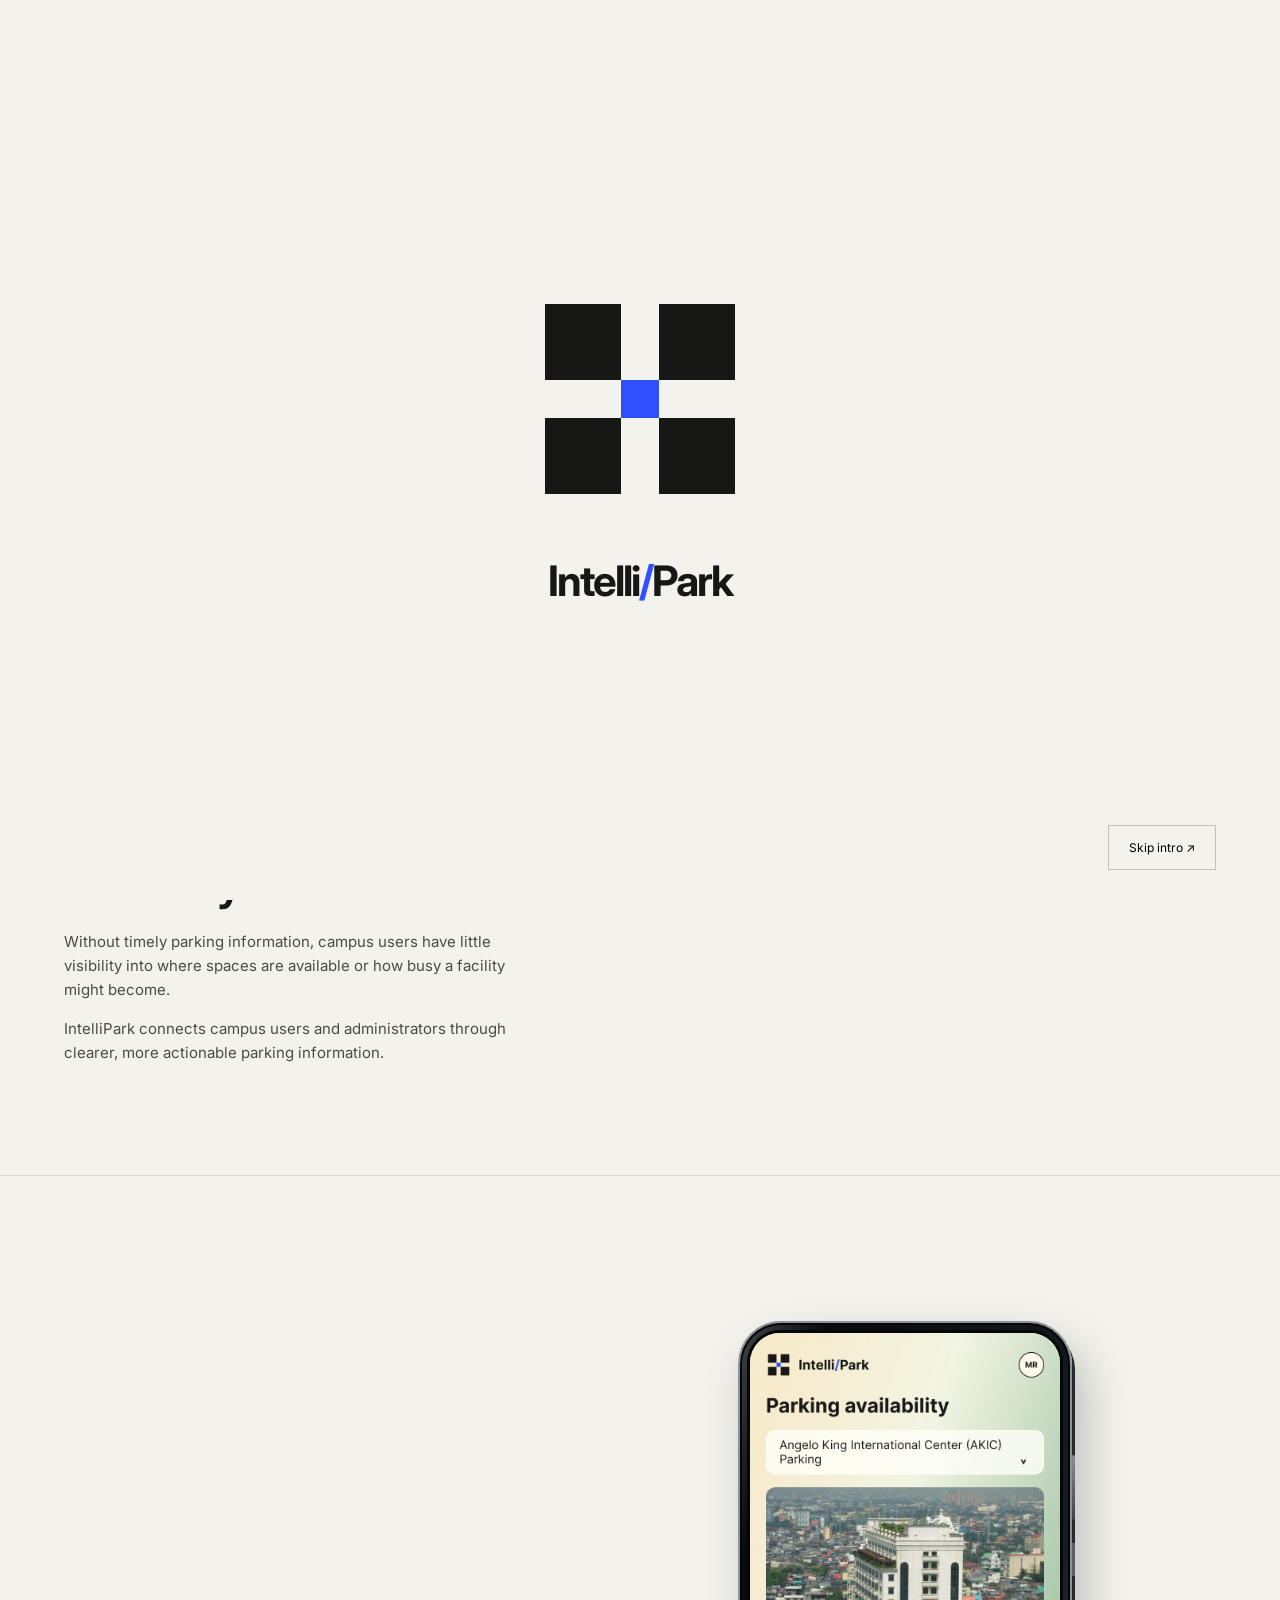
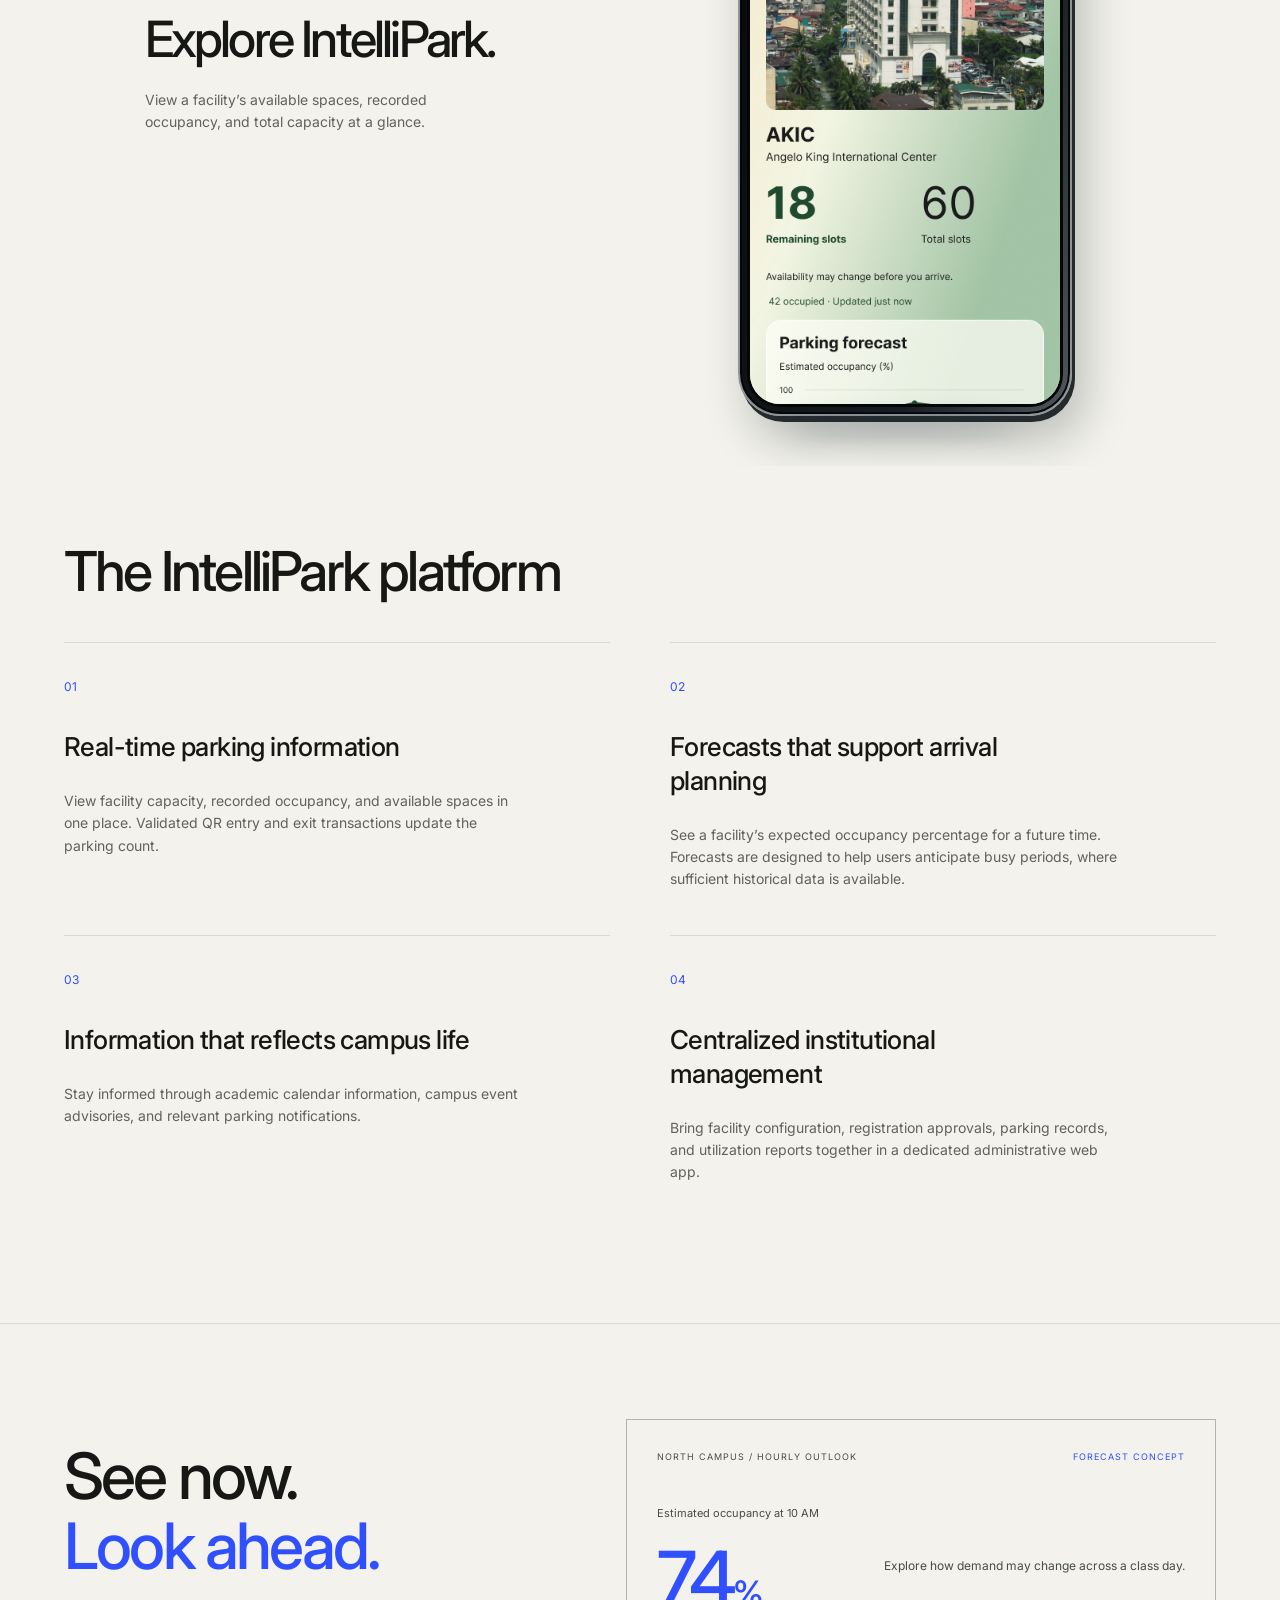
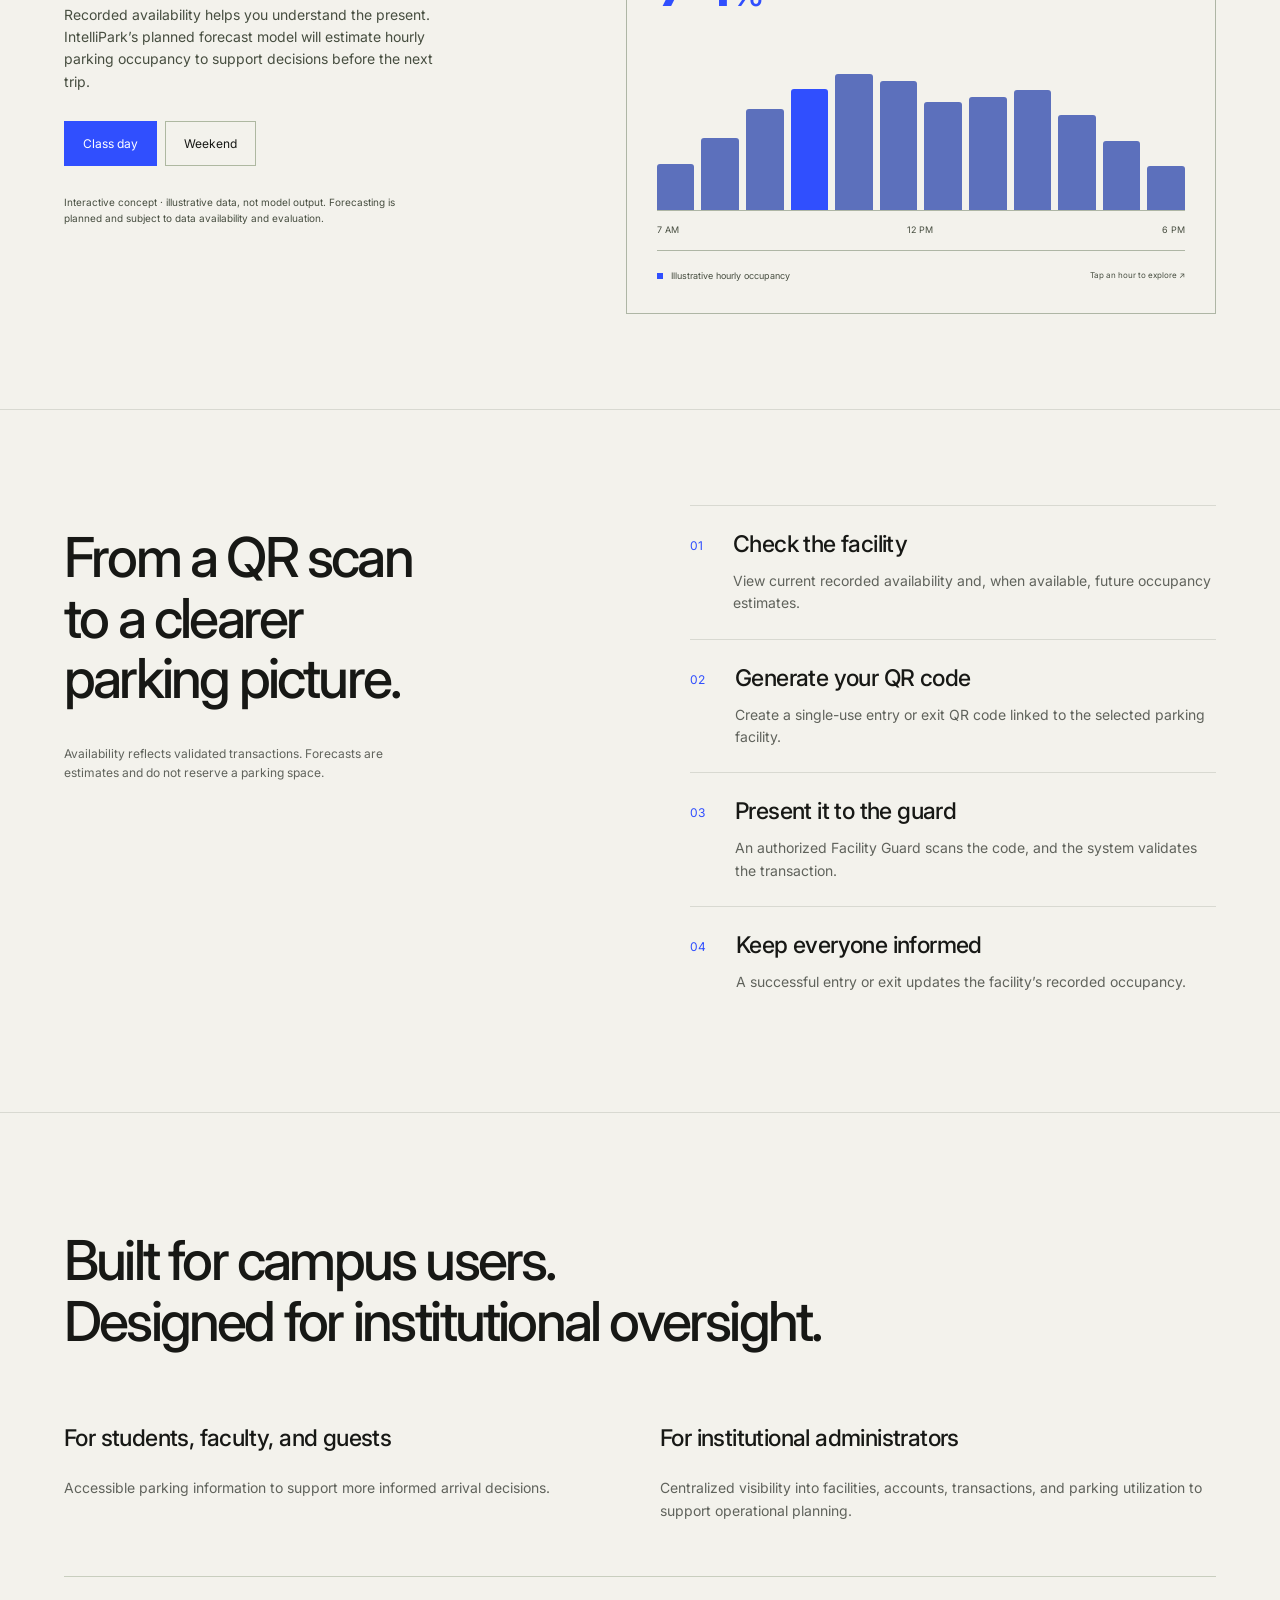
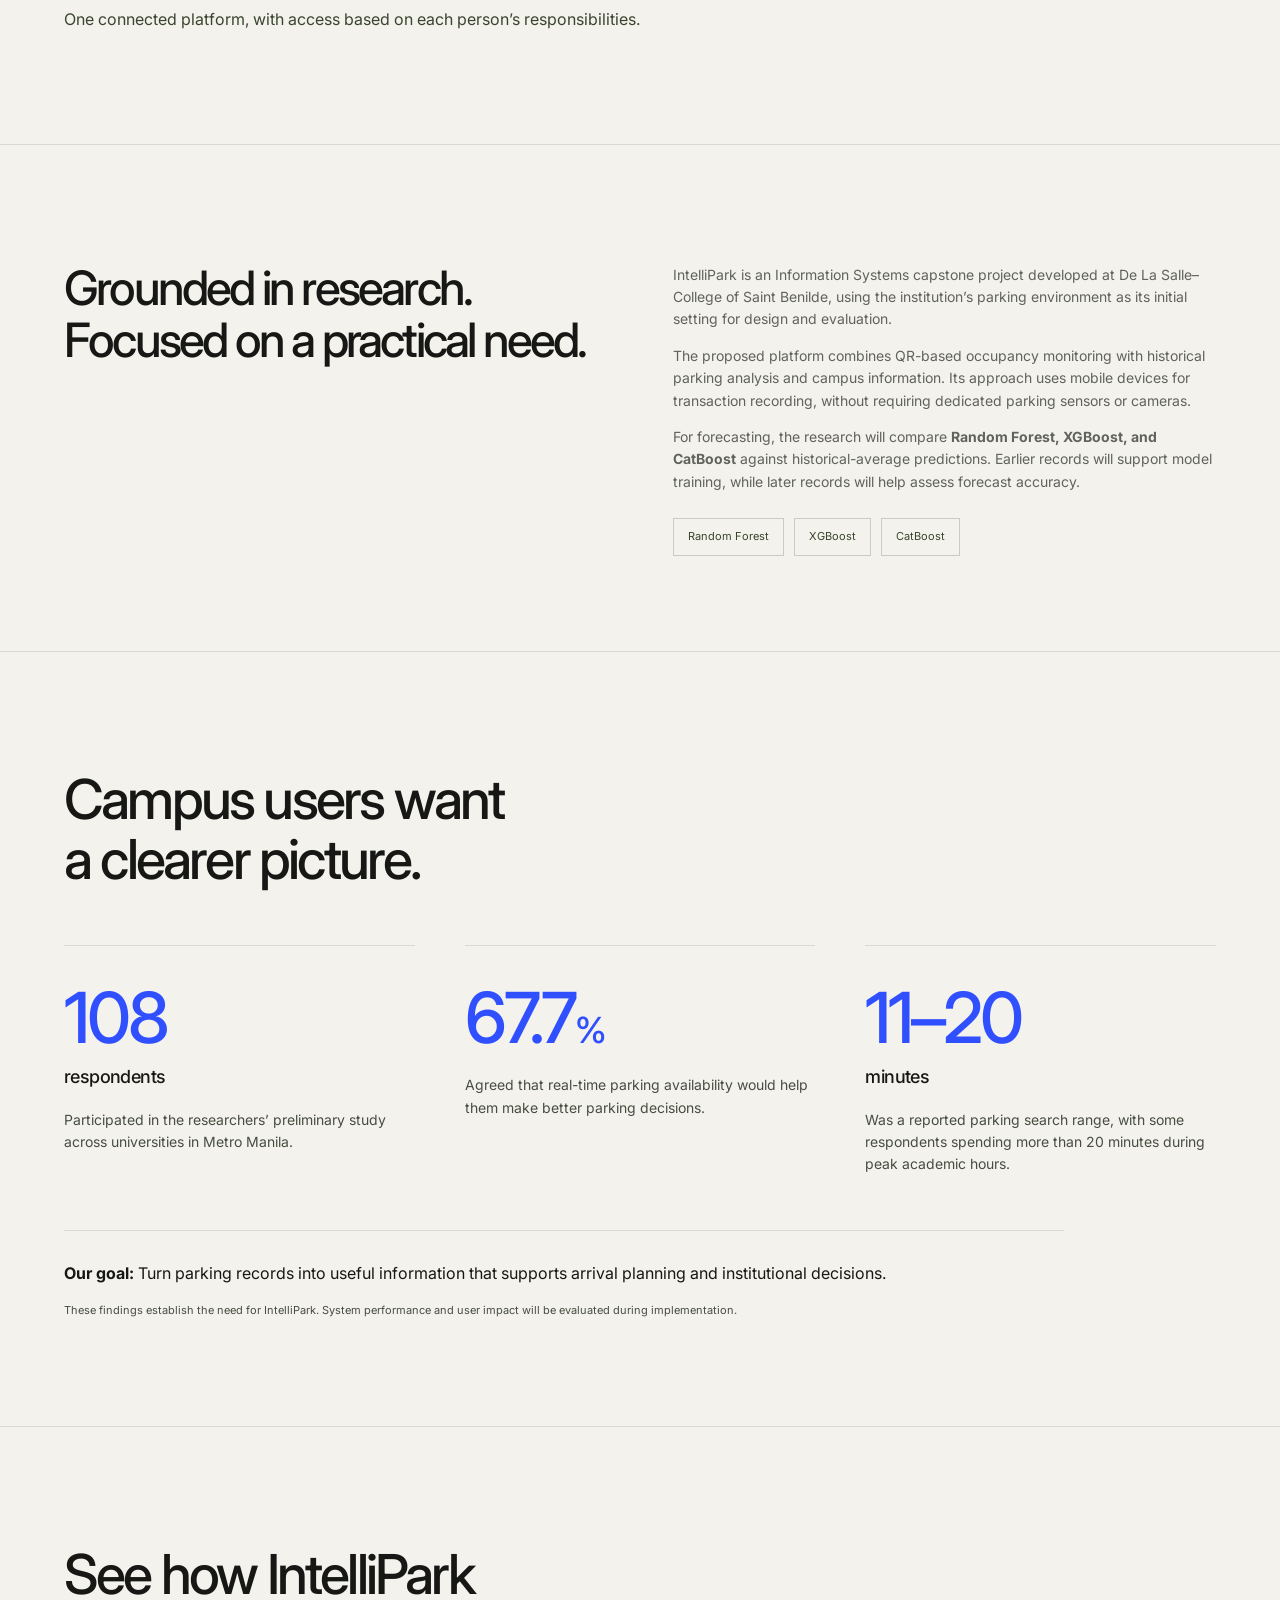
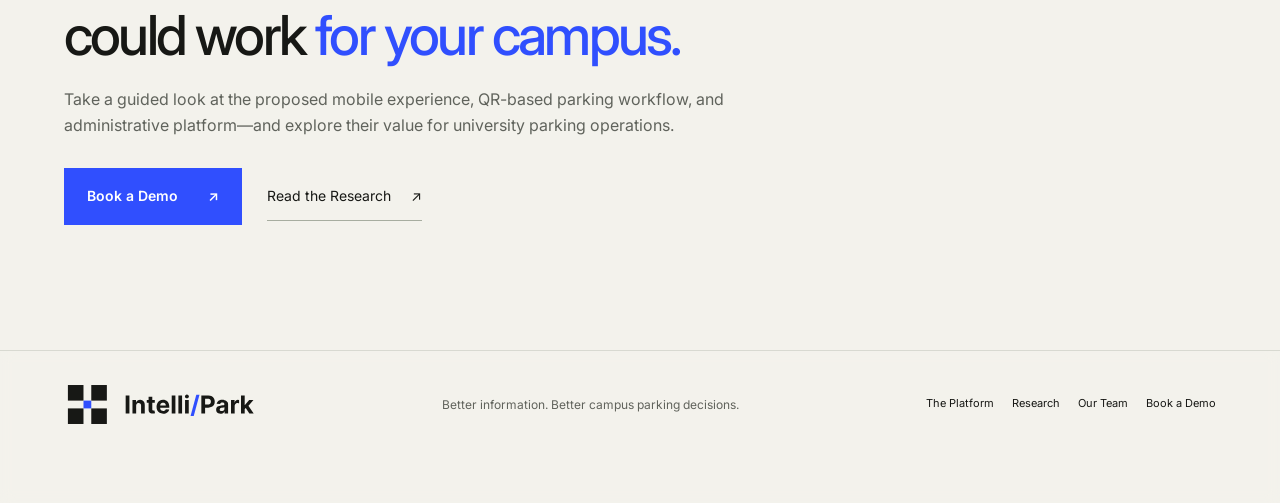
<file: index.html>
<!doctype html>
<html lang="en"><head><meta charset="utf-8"><meta name="viewport" content="width=device-width,initial-scale=1"><meta name="description" content="IntelliPark brings university parking availability, occupancy forecasts, and campus advisories into one connected experience. Book a demo."><title>IntelliPark — Better parking decisions start with better information.</title><link rel="stylesheet" href="style.css"><link rel="stylesheet" href="motion.css"><link rel="stylesheet" href="phone.css"><link rel="stylesheet" href="marketing.css"><link rel="stylesheet" href="demo.css"><link rel="stylesheet" href="revision.css"><link rel="stylesheet" href="background.css"><script src="script.js" defer></script><script src="ambient.js" defer></script></head>
<body><div class="site-background" aria-hidden="true"><video id="study-video" class="loop-video" autoplay loop muted playsinline preload="metadata" aria-hidden="true" tabindex="-1"><source src="assets/website-loop-mobile.mp4" media="(max-width: 640px)" type="video/mp4"><source src="assets/website-loop.mp4" type="video/mp4"></video></div><div id="brand-intro" class="brand-intro" aria-label="IntelliPark geometric assembly introduction"><div class="intro-center"><div class="assembly" aria-hidden="true"><i></i><i></i><i></i><i></i><b></b></div><div class="intro-wordmark">Intelli<span>/</span>Park</div></div><button id="skip-intro" class="skip-intro">Skip intro ↗</button></div><header><a href="#" aria-label="IntelliPark home"><img src="assets/logo.svg" width="190" height="47" alt="IntelliPark"></a><nav aria-label="Main navigation"><a href="#platform">The Platform</a><a href="#workflow">How It Works</a><a href="#research">Research</a><a href="team.html" target="_blank" rel="noopener">Our Team</a></nav><a class="button small" href="#demo">Book a Demo <span>&#8599;</span></a></header>
<main><section class="hero marketing-hero"><div class="hero-layout"><div class="hero-copy"><h1>Better parking decisions<br>start with <span class="blue">better information.</span></h1><p class="hero-description">Meet IntelliPark—a university parking platform designed to bring real-time availability, occupancy forecasts, and campus advisories into one connected experience.</p><div class="cta-row"><a class="button" href="#demo">Book a Demo <span>&#8599;</span></a><a class="secondary-button" href="#platform">Explore the Platform <span>&#8595;</span></a></div><div class="hero-foot"><button id="replay-intro" class="replay-intro">&#8634; Replay brand intro</button></div></div></div></section>
<section class="section loop-section"><div class="loop-copy"><h2>Parking information,<br>before you arrive.</h2><p>Without timely parking information, campus users have little visibility into where spaces are available or how busy a facility might become.</p><p>IntelliPark connects campus users and administrators through clearer, more actionable parking information.</p></div></section>
<section id="platform" class="section"><div class="app-experience static-experience"><div class="app-story"><h2>Explore IntelliPark.</h2><p>View a facility’s available spaces, recorded occupancy, and total capacity at a glance.</p></div><div class="device-stage"><div class="android-device figma-device"><div class="device-buttons" aria-hidden="true"></div><div class="android-screen"><img class="static-facility" src="assets/facility-akic.png" width="390" height="844" alt="IntelliPark AKIC facility: building photograph, 18 remaining slots, 42 occupied and 60 total slots"></div></div><div class="device-shadow"></div></div></div><h2 class="features-title">The IntelliPark platform</h2><div class="feature-grid"><article><span class="feature-mark" aria-hidden="true">01</span><h3>Real-time parking information</h3><p>View facility capacity, recorded occupancy, and available spaces in one place. Validated QR entry and exit transactions update the parking count.</p></article><article><span class="feature-mark" aria-hidden="true">02</span><h3>Forecasts that support arrival planning</h3><p>See a facility’s expected occupancy percentage for a future time. Forecasts are designed to help users anticipate busy periods, where sufficient historical data is available.</p></article><article><span class="feature-mark" aria-hidden="true">03</span><h3>Information that reflects campus life</h3><p>Stay informed through academic calendar information, campus event advisories, and relevant parking notifications.</p></article><article><span class="feature-mark" aria-hidden="true">04</span><h3>Centralized institutional management</h3><p>Bring facility configuration, registration approvals, parking records, and utilization reports together in a dedicated administrative web app.</p></article></div></section>
<section id="forecast" class="section forecast"><div class="forecast-copy"><h2>See now.<br><span>Look ahead.</span></h2><p>Recorded availability helps you understand the present. IntelliPark’s planned forecast model will estimate hourly parking occupancy to support decisions before the next trip.</p><div class="forecast-tabs" role="group" aria-label="Illustrative forecast scenario"><button class="active" data-scenario="weekday" aria-pressed="true">Class day</button><button data-scenario="weekend" aria-pressed="false">Weekend</button></div><p class="forecast-disclaimer">Interactive concept · illustrative data, not model output. Forecasting is planned and subject to data availability and evaluation.</p></div><div class="forecast-panel"><div class="forecast-top"><span>NORTH CAMPUS / HOURLY OUTLOOK</span><span class="forecast-tag">FORECAST CONCEPT</span></div><div class="forecast-metric"><div><small>Estimated occupancy at <span id="forecast-hour">10 AM</span></small><strong id="forecast-value">74<span>%</span></strong></div><p id="forecast-summary">Higher demand<br>around mid-morning.</p></div><div id="forecast-bars" class="forecast-bars" role="group" aria-label="Select an hour to inspect estimated occupancy"></div><div class="forecast-axis"><span>7 AM</span><span>12 PM</span><span>6 PM</span></div><div class="forecast-legend"><i></i> Illustrative hourly occupancy <span>Tap an hour to explore ↗</span></div></div></section>
<section id="workflow" class="section workflow"><div><h2>From a QR scan<br>to a clearer<br>parking picture.</h2><p class="workflow-note">Availability reflects validated transactions. Forecasts are estimates and do not reserve a parking space.</p></div><ol><li><span>01</span><div><h3>Check the facility</h3><p>View current recorded availability and, when available, future occupancy estimates.</p></div></li><li><span>02</span><div><h3>Generate your QR code</h3><p>Create a single-use entry or exit QR code linked to the selected parking facility.</p></div></li><li><span>03</span><div><h3>Present it to the guard</h3><p>An authorized Facility Guard scans the code, and the system validates the transaction.</p></div></li><li><span>04</span><div><h3>Keep everyone informed</h3><p>A successful entry or exit updates the facility’s recorded occupancy.</p></div></li></ol></section>
<section class="section audiences"><h2>Built for campus users.<br>Designed for institutional oversight.</h2><div class="audience-grid"><article><h3>For students, faculty, and guests</h3><p>Accessible parking information to support more informed arrival decisions.</p></article><article><h3>For institutional administrators</h3><p>Centralized visibility into facilities, accounts, transactions, and parking utilization to support operational planning.</p></article></div><p class="audience-closing">One connected platform, with access based on each person’s responsibilities.</p></section>
<section id="research" class="section research"><div><h2>Grounded in research.<br>Focused on a practical need.</h2></div><div class="research-copy"><p>IntelliPark is an Information Systems capstone project developed at De La Salle–College of Saint Benilde, using the institution’s parking environment as its initial setting for design and evaluation.</p><p>The proposed platform combines QR-based occupancy monitoring with historical parking analysis and campus information. Its approach uses mobile devices for transaction recording, without requiring dedicated parking sensors or cameras.</p><p>For forecasting, the research will compare <strong>Random Forest, XGBoost, and CatBoost</strong> against historical-average predictions. Earlier records will support model training, while later records will help assess forecast accuracy.</p><div class="model-list"><span>Random Forest</span><span>XGBoost</span><span>CatBoost</span></div></div></section>
<section class="section findings"><h2>Campus users want<br>a clearer picture.</h2><div class="finding-grid"><article><strong>108</strong><h3>respondents</h3><p>Participated in the researchers’ preliminary study across universities in Metro Manila.</p></article><article><strong>67.7<span>%</span></strong><p>Agreed that real-time parking availability would help them make better parking decisions.</p></article><article><strong>11–20</strong><h3>minutes</h3><p>Was a reported parking search range, with some respondents spending more than 20 minutes during peak academic hours.</p></article></div><p class="findings-goal"><b>Our goal:</b> Turn parking records into useful information that supports arrival planning and institutional decisions.</p><p class="research-note">These findings establish the need for IntelliPark. System performance and user impact will be evaluated during implementation.</p></section>

<section id="demo" class="section closing"><h2>See how IntelliPark<br>could work <span>for your campus.</span></h2><p>Take a guided look at the proposed mobile experience, QR-based parking workflow, and administrative platform—and explore their value for university parking operations.</p><div class="cta-row"><a class="button" href="#demo">Book a Demo <span>&#8599;</span></a><a class="secondary-button" href="#research">Read the Research <span>&#8599;</span></a></div></section>
</main>
<footer><a href="#" aria-label="Back to top"><img src="assets/logo.svg" width="190" height="47" alt="IntelliPark"></a><p>Better information. Better campus parking decisions.</p><nav aria-label="Footer navigation"><a href="#platform">The Platform</a><a href="#research">Research</a><a href="team.html" target="_blank" rel="noopener">Our Team</a><a href="#demo">Book a Demo</a></nav></footer><dialog id="booking-dialog" aria-labelledby="booking-title"><button id="close-booking" class="close-booking" type="button" aria-label="Close demo request form">&#10005;</button><form id="demo-form"><h2 id="booking-title">Book a Demo</h2><div class="form-grid"><label>Full name<input name="name" autocomplete="name" required></label><label>Work email<input name="email" type="email" autocomplete="email" required></label></div><label>Institution<input name="institution" autocomplete="organization" required></label><div class="form-grid"><label>Your role<select name="role" required><option value="">Select your role</option><option>Campus administration</option><option>Facilities / security</option><option>IT / digital services</option><option>Other</option></select></label><label>Preferred demo date<input name="date" type="date" required></label></div><label>What would you like to explore? <span>(optional)</span><textarea name="message" rows="3"></textarea></label><button class="button" type="submit">Preview Demo Request <span>&#8599;</span></button><p class="booking-note">Demo form only. Requests are not sent yet.</p><p id="form-status" role="status" aria-live="polite"></p></form></dialog></body></html>
</file>
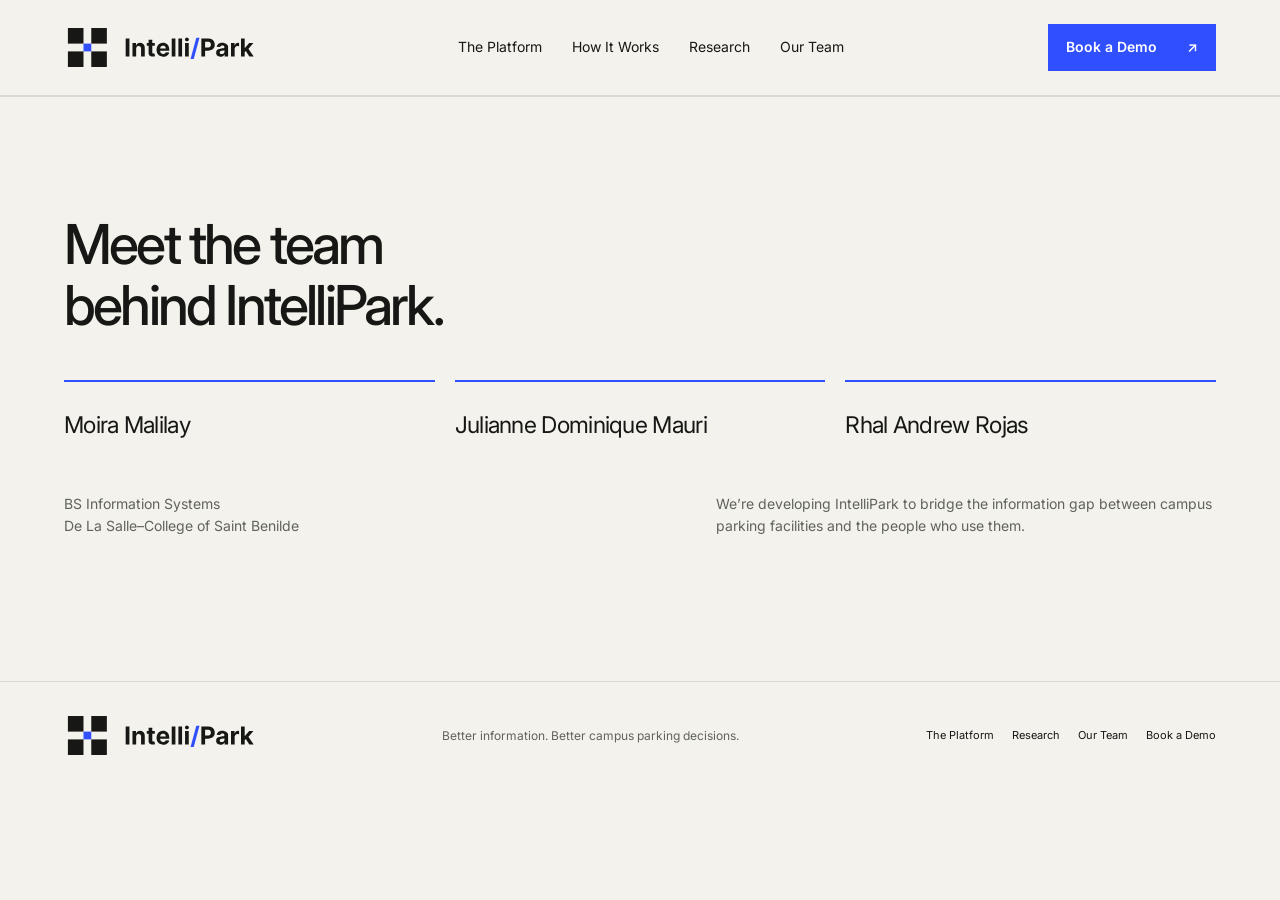
<file: team.html>
<!doctype html>
<html lang="en"><head><meta charset="utf-8"><meta name="viewport" content="width=device-width,initial-scale=1"><meta name="description" content="IntelliPark brings university parking availability, occupancy forecasts, and campus advisories into one connected experience. Book a demo."><title>Our Team | IntelliPark — Better parking decisions start with better information.</title><link rel="stylesheet" href="style.css"><link rel="stylesheet" href="motion.css"><link rel="stylesheet" href="phone.css"><link rel="stylesheet" href="marketing.css"><link rel="stylesheet" href="demo.css"><link rel="stylesheet" href="revision.css"><link rel="stylesheet" href="background.css"><script src="team.js" defer></script><script src="ambient.js" defer></script></head>
<body><div class="site-background" aria-hidden="true"><video id="study-video" class="loop-video" autoplay loop muted playsinline preload="metadata" aria-hidden="true" tabindex="-1"><source src="assets/website-loop-mobile.mp4" media="(max-width: 640px)" type="video/mp4"><source src="assets/website-loop.mp4" type="video/mp4"></video></div><header><a href="index.html#" aria-label="IntelliPark home"><img src="assets/logo.svg" width="190" height="47" alt="IntelliPark"></a><nav aria-label="Main navigation"><a href="index.html#platform">The Platform</a><a href="index.html#workflow">How It Works</a><a href="index.html#research">Research</a><a href="team.html" target="_blank" rel="noopener">Our Team</a></nav><a class="button small" href="index.html#demo">Book a Demo <span>&#8599;</span></a></header><main><section id="team" class="section team"><h2>Meet the team<br>behind IntelliPark.</h2><div class="team-names"><span>Moira Malilay</span><span>Julianne Dominique Mauri</span><span>Rhal Andrew Rojas</span></div><div class="team-description"><p>BS Information Systems<br>De La Salle–College of Saint Benilde</p><p>We’re developing IntelliPark to bridge the information gap between campus parking facilities and the people who use them.</p></div></section></main><footer><a href="index.html#" aria-label="Back to top"><img src="assets/logo.svg" width="190" height="47" alt="IntelliPark"></a><p>Better information. Better campus parking decisions.</p><nav aria-label="Footer navigation"><a href="index.html#platform">The Platform</a><a href="index.html#research">Research</a><a href="team.html" target="_blank" rel="noopener">Our Team</a><a href="index.html#demo">Book a Demo</a></nav></footer><dialog id="booking-dialog" aria-labelledby="booking-title"><button id="close-booking" class="close-booking" type="button" aria-label="Close demo request form">&#10005;</button><form id="demo-form"><h2 id="booking-title">Book a Demo</h2><div class="form-grid"><label>Full name<input name="name" autocomplete="name" required></label><label>Work email<input name="email" type="email" autocomplete="email" required></label></div><label>Institution<input name="institution" autocomplete="organization" required></label><div class="form-grid"><label>Your role<select name="role" required><option value="">Select your role</option><option>Campus administration</option><option>Facilities / security</option><option>IT / digital services</option><option>Other</option></select></label><label>Preferred demo date<input name="date" type="date" required></label></div><label>What would you like to explore? <span>(optional)</span><textarea name="message" rows="3"></textarea></label><button class="button" type="submit">Preview Demo Request <span>&#8599;</span></button><p class="booking-note">Demo form only. Requests are not sent yet.</p><p id="form-status" role="status" aria-live="polite"></p></form></dialog></body></html>
</file>
<file: style.css>
@import url('https://fonts.googleapis.com/css2?family=Inter:wght@400;500;600;700;800&display=swap');
:root{--blue:#304ffe;--ink:#171815;--paper:#f3f2ec;--line:#d8d9d1;--muted:#60635c}*{box-sizing:border-box}html{scroll-behavior:smooth;scroll-padding-top:100px}body{margin:0;background:var(--paper);color:var(--ink);font-family:Inter,Arial,sans-serif;font-size:16px;line-height:1.6}a{color:inherit;text-decoration:none}button,input,select,textarea{font:inherit}a,button,input,select,textarea{outline-offset:5px}a:focus-visible,button:focus-visible,input:focus-visible,select:focus-visible,textarea:focus-visible{outline:3px solid var(--blue)}header{height:96px;display:flex;align-items:center;justify-content:space-between;max-width:1440px;padding:0 5%;margin:auto;border-bottom:1px solid var(--line)}header img,footer img{display:block}nav{display:flex;gap:30px;font-size:14px}nav a:hover,.text-link:hover{color:var(--blue)}.button{background:var(--blue);color:white;display:inline-flex;justify-content:space-between;align-items:center;gap:30px;padding:17px 23px;border:0;font-size:14px;font-weight:600;cursor:pointer;transition:background .2s,transform .2s}.button:hover{background:#203bd8;transform:translateY(-2px)}.small{padding:12px 18px}.hero,.section{max-width:1440px;padding:80px 5%;margin:auto}.eyebrow{font-size:11px;font-weight:600;letter-spacing:1.8px}.dot{display:inline-block;background:var(--blue);height:7px;width:7px;margin-right:8px}h1{font-size:clamp(58px,7.7vw,112px);line-height:1.02;letter-spacing:-6px;font-weight:500;margin:27px 0 30px}h2{font-size:clamp(36px,4.3vw,62px);line-height:1.1;letter-spacing:-2.8px;font-weight:500;margin:22px 0}h3{line-height:1.3;letter-spacing:-.6px;font-size:23px;font-weight:500}.blue{color:var(--blue)}p{color:var(--muted)}.hero-bottom{display:flex;justify-content:space-between;align-items:center;margin-bottom:56px}.hero-bottom p{margin:0}.campus{background:#dddeda;position:relative;padding:64px 8% 20px;overflow:hidden;min-height:500px}.campus-grid{position:absolute;inset:-120px 0 0 -30px;display:grid;grid-template-columns:230px 230px;grid-template-rows:230px 230px;gap:22px;transform:rotate(-18deg);opacity:.45}.campus-grid i{background:#c3c6bc}.campus-grid b{color:var(--blue);font-size:160px;position:absolute;left:150px;top:170px}.preview{position:relative;background:#fafbf8;max-width:840px;margin:auto;border:1px solid #d5d8d0;border-radius:9px;box-shadow:0 20px 60px #17201618}.preview-top{display:flex;justify-content:space-between;border-bottom:1px solid #e4e6df;padding:20px 24px;font-size:9px;letter-spacing:1px}.live{color:#506044}.preview-content{display:grid;grid-template-columns:1fr 240px;gap:45px;padding:36px 45px 0}.muted{font-size:12px;color:var(--muted)}.preview h2{font-size:35px;letter-spacing:-1.5px;margin:12px 0}.preview p{font-size:13px}.facility{display:flex;justify-content:space-between;align-items:center;margin:28px 0 20px}.facility b{font-size:13px}.facility small{display:block;font-size:10px;color:var(--muted)}.available{background:#e8efdf;color:#365421;font-size:9px;border-radius:4px;padding:5px 8px}.capacity{display:flex;justify-content:space-between;align-items:center;font-size:11px;margin:12px 0;color:var(--muted)}.capacity strong{font-size:30px;color:var(--ink)}.bar{background:#e4e6de;height:6px;border-radius:4px;overflow:hidden}.bar i{display:block;background:var(--blue);width:64%;height:100%}.phone{border:6px solid #20211e;border-bottom:0;border-radius:30px 30px 0 0;padding:12px 15px 20px;background:#f5f6ef;min-height:345px;box-shadow:0 0 0 1px #555}.speaker{width:58px;height:13px;background:#20211e;border-radius:10px;margin:-5px auto 17px}.phone-brand{font-size:14px;font-weight:700}.phone-brand span{color:var(--blue)}.phone p{font-size:10px;margin:18px 0 3px}.phone h3{font-size:19px;margin:0 0 18px}.phone-card{background:white;border:1px solid #e3e5db;border-radius:9px;padding:15px}.phone-card small{font-size:8px;letter-spacing:1px}.phone-card strong{display:block;font-size:34px;line-height:1.6}.phone-card strong span{font-size:10px;font-weight:400}.mini-parking{background:#edf0ff;display:flex;justify-content:space-between;padding:5px 12px;font-size:24px;color:var(--blue);margin-top:14px}.phone-action{background:var(--blue);color:white;padding:11px;margin-top:15px;font-size:9px;display:flex;justify-content:space-between;border-radius:5px}.phone-foot{font-size:8px;display:block;text-align:center;margin-top:14px}.visual-caption{position:relative;text-align:center;font-size:10px;color:#555c4d;margin-top:25px}.hero-note{display:flex;justify-content:space-between;font-size:10px;letter-spacing:1.5px;margin-top:22px;color:var(--muted)}.section{border-top:1px solid var(--line);padding-top:95px;padding-bottom:95px}.section-heading{display:grid;grid-template-columns:1fr 2fr 1.2fr;gap:30px;align-items:start}.section-heading h2{margin-top:0}.section-heading p{margin:3px 0}.features{display:grid;grid-template-columns:repeat(3,1fr);gap:30px;margin-top:50px}.features article{position:relative}.feature-number{display:block;font-size:10px;margin-bottom:14px;color:var(--muted)}.feature-art{height:205px;background:#e8e9e2;padding:28px;display:flex;flex-direction:column;justify-content:center}.feature-art strong{font-size:38px;font-weight:500}.feature-art strong small{font-size:12px}.status-row{font-size:11px;display:flex;justify-content:space-between;margin-bottom:14px}.status-row span{color:var(--blue)}.features h3{margin-bottom:12px}.features p{font-size:14px}.qr-art{align-items:center;background:#e5e9fc;gap:16px}.qr-art>span{font-size:9px;letter-spacing:1px}.qr{width:95px;height:95px;position:relative;background:repeating-conic-gradient(#171815 0 25%,white 0 50%) 0/14px 14px;border:8px solid white}.qr i{position:absolute;width:28px;height:28px;border:5px solid #171815;outline:4px solid white;background:white;top:0;left:0}.qr i:nth-child(2){left:auto;right:0}.qr i:nth-child(3){top:auto;bottom:0}.admin-art>div:not(:first-child){display:flex;justify-content:space-between;border-top:1px solid #cfd2c7;padding:10px 0;font-size:10px}.admin-art b{font-weight:500}.workflow{display:grid;grid-template-columns:1fr 1fr;gap:100px}.workflow>div>p{max-width:340px}.text-link{display:inline-block;border-bottom:1px solid var(--ink);margin-top:18px;font-size:14px}.workflow ol{list-style:none;padding:0;margin:0}.workflow li{display:flex;gap:30px;padding:24px 0;border-top:1px solid var(--line)}.workflow li>span{font-size:12px;color:var(--blue);padding-top:6px}.workflow h3{margin:0 0 10px}.workflow li p{margin:0;font-size:14px}.institutions{background:#e7e9e0}.institution-heading{display:flex;gap:70px;align-items:center;justify-content:space-between}.institution-heading p{max-width:340px}.plans{display:grid;grid-template-columns:1fr 1fr;border-top:1px solid #c8ccbd;margin-top:35px}.plans article{padding:35px 35px 15px 0}.plans article+article{border-left:1px solid #c8ccbd;padding-left:45px}.plan-label{font-size:10px;color:#49523e;letter-spacing:1.5px}.plans p,.plans li{font-size:14px}.plans ul{list-style:none;padding:0}.plans li{padding:8px 0}.plans li:before{content:'↗';color:var(--blue);margin-right:12px}.roadmap{font-size:12px;padding-top:24px;border-top:1px solid #c8ccbd}.roadmap span{font-size:9px;letter-spacing:1px;color:var(--ink);margin-right:20px}.demo{display:grid;grid-template-columns:1fr 1fr;gap:70px}.demo h2{font-size:clamp(35px,3.8vw,55px)}.demo>div>p{max-width:380px;font-size:14px}.demo-note{display:flex;align-items:center;gap:20px;margin-top:45px}.demo-note>span{color:var(--blue);font-size:40px}.demo-note p{font-size:12px}form{background:#fff;padding:34px;border:1px solid #dedfd7}form h3{margin:0 0 10px}.form-intro{font-size:12px;margin-bottom:25px}.form-grid{display:grid;grid-template-columns:1fr 1fr;gap:18px}label{display:block;font-size:11px;margin-bottom:18px;font-weight:500}label span{font-weight:400;color:var(--muted)}input,select,textarea{display:block;width:100%;border:1px solid #d7d9d0;border-radius:0;background:#fafbf8;padding:12px;margin-top:7px;font-size:12px;color:var(--ink)}textarea{resize:vertical}form .button{width:100%}#form-status{font-size:12px;margin:14px 0 0}footer{display:flex;justify-content:space-between;align-items:center;border-top:1px solid var(--line);padding:30px 5%;gap:20px}footer p{font-size:12px}footer>span{font-size:9px;letter-spacing:1px}@media(min-width:800px){.hero h1{animation:arrive .7s both}.campus{animation:arrive .9s .12s both}}@keyframes arrive{from{opacity:0;transform:translateY(15px)}to{opacity:1;transform:translateY(0)}}@media(max-width:900px){nav{gap:16px}.preview-content{padding:25px 25px 0;gap:25px;grid-template-columns:1fr 210px}.section-heading{grid-template-columns:1fr 2fr}.section-heading>p{grid-column:2}.features{gap:18px}.feature-art{padding:18px}.workflow,.demo{gap:40px}.institution-heading{gap:30px}h1{letter-spacing:-4px}}@media(max-width:640px){header{height:80px}header img{width:145px}header .button{font-size:11px;gap:10px;padding:10px}nav{display:none}.hero,.section{padding:50px 6%}h1{font-size:58px;letter-spacing:-3.6px}h2{letter-spacing:-1.8px}.hero-bottom{align-items:start;flex-direction:column;gap:25px;margin-bottom:35px}.hero-bottom p{font-size:14px}.campus{padding:25px 15px 15px;min-height:0}.preview-top{padding:12px;font-size:7px;gap:8px}.preview-content{padding:20px 14px 0;grid-template-columns:1fr 130px;gap:14px}.preview h2{font-size:23px}.preview p{font-size:10px}.facility{align-items:start;gap:5px;margin-top:18px}.facility b{font-size:10px}.facility small{font-size:8px}.available{font-size:7px;padding:4px}.capacity{font-size:8px}.phone{padding:9px 8px;border-width:4px;border-radius:20px 20px 0 0;min-height:255px}.phone-brand{font-size:10px}.speaker{width:42px;height:9px;margin-bottom:12px}.phone p{font-size:8px}.phone h3{font-size:12px}.phone-card{padding:8px}.phone-card small{font-size:6px}.phone-card strong{font-size:24px}.phone-card strong span{font-size:8px}.phone-action{font-size:7px;padding:8px}.phone-foot{font-size:5px}.visual-caption{font-size:8px}.hero-note{font-size:7px;gap:10px;letter-spacing:.5px}.section-heading{display:block}.section-heading h2{margin-top:20px}.features,.workflow,.demo,.plans{grid-template-columns:1fr}.features{gap:28px;margin-top:30px}.feature-art{height:190px}.workflow{gap:30px}.institution-heading{display:block}.plans article{padding:25px 0}.plans article+article{border-left:0;border-top:1px solid #c8ccbd;padding-left:0}.roadmap span{display:block;margin-bottom:10px}.demo{gap:25px}.demo-note{margin-top:20px}form{padding:24px}.form-grid{grid-template-columns:1fr;gap:0}footer{flex-wrap:wrap;padding:25px 6%}footer p{width:100%;order:3;margin:0}footer img{width:150px}footer>span{font-size:8px}}@media(prefers-reduced-motion:reduce){html{scroll-behavior:auto}*,*:before,*:after{animation:none!important;transition:none!important}}
</file>
<file: motion.css>
.brand-intro{position:fixed;inset:0;z-index:1000;background:#f3f2ec;display:grid;place-items:center;transition:opacity .65s,visibility .65s}.brand-intro.finished{opacity:0;visibility:hidden;pointer-events:none}.intro-center{text-align:center}.assembly{position:relative;width:228px;height:228px;margin:0 auto 34px}.assembly i,.assembly b{position:absolute;display:block;background:#171815;width:76px;height:76px;animation:assemble 2.3s cubic-bezier(.16,.82,.24,1) both}.assembly i:nth-child(1){left:19px;top:19px;--x:-195px;--y:-70px;--r:-24deg;--sx:1.08;--sy:.72;animation-duration:2.22s}.assembly i:nth-child(2){left:133px;top:19px;--x:-115px;--y:-105px;--r:28deg;--sx:.76;--sy:1.16;animation-duration:2.325s}.assembly i:nth-child(3){left:19px;top:133px;--x:-225px;--y:25px;--r:15deg;--sx:1.08;--sy:.72;animation-duration:2.43s}.assembly i:nth-child(4){left:133px;top:133px;--x:-95px;--y:55px;--r:-18deg;--sx:.76;--sy:1.16;animation-duration:2.535s}.assembly b{left:95px;top:95px;width:38px;height:38px;background:#304ffe;--x:-170px;--y:-6px;--r:-32deg;--sx:.7;--sy:.7;animation-duration:2.37s}.intro-wordmark{font-size:42px;font-weight:700;letter-spacing:-2px;animation:wordmark .55s 2.85s both}.intro-wordmark span{color:#304ffe}.intro-caption{font-size:9px;letter-spacing:2px;animation:wordmark .55s 3.1s both}.skip-intro{position:absolute;bottom:30px;right:5%;background:none;border:1px solid #bfc2b7;padding:12px 20px;cursor:pointer;font:inherit;font-size:12px}.replay-intro{border:0;background:none;padding:0;color:var(--muted);font:inherit;font-size:10px;letter-spacing:1px;cursor:pointer}.forecast{background:#171c32;color:#fff;display:grid;grid-template-columns:1fr 1.2fr;gap:70px}.forecast h2{font-size:clamp(50px,6vw,86px)}.forecast h2>span{color:#a5b2ff}.forecast-copy>p{color:#c4c9db;font-size:14px;max-width:380px}.forecast-tabs{display:flex;gap:8px;margin:28px 0}.forecast-tabs button{border:1px solid #5b627b;background:transparent;color:#e0e4f3;padding:12px 18px;font:inherit;font-size:12px;cursor:pointer;transition:background .25s}.forecast-tabs button.active{background:#e4e9ff;color:#172044;border-color:#e4e9ff}.forecast-copy .forecast-disclaimer{font-size:10px;max-width:350px;color:#b5bdd6}.forecast-panel{background:#232b45;border:1px solid #414b6b;padding:30px;align-self:center}.forecast-top{display:flex;justify-content:space-between;gap:15px;font-size:9px;letter-spacing:1px;color:#d5dbef}.forecast-tag{color:#a5b2ff}.forecast-metric{display:flex;justify-content:space-between;align-items:center;padding-top:35px}.forecast-metric small{font-size:11px;color:#c4c9db}.forecast-metric strong{display:block;font-size:76px;letter-spacing:-4px;font-weight:500;line-height:1.4}.forecast-metric strong span{font-size:35px;letter-spacing:-1px}.forecast-metric p{font-size:12px;color:#c4c9db}.forecast-bars{display:flex;align-items:end;gap:7px;height:180px;border-bottom:1px solid #535d7a;padding-top:15px}.forecast-bars button{flex:1;min-width:0;position:relative;height:100%;padding:0;border:0;background:none;cursor:pointer;display:flex;align-items:end}.forecast-bars button i{display:block;width:100%;height:var(--height);background:#596da6;transition:height .7s cubic-bezier(.2,.8,.2,1),background .25s;border-radius:3px 3px 0 0}.forecast-bars button:hover i,.forecast-bars button[aria-pressed=true] i{background:#b5c0ff}.forecast-axis,.forecast-legend{display:flex;justify-content:space-between;font-size:9px;color:#c4c9db;margin-top:12px}.forecast-legend{align-items:center;border-top:1px solid #414b6b;padding-top:18px;justify-content:start;gap:8px}.forecast-legend i{height:6px;width:6px;background:#b5c0ff}.forecast-legend>span{margin-left:auto;font-size:8px}.reveal{opacity:0;transform:translateY(28px);transition:opacity .8s,transform .8s}.reveal.visible{opacity:1;transform:none}.live{animation:signal 3s infinite}.feature-art{transition:transform .4s}.features article:hover .feature-art{transform:translateY(-6px)}@keyframes assemble{from{transform:translate(var(--x),var(--y)) rotate(var(--r)) scale(var(--sx),var(--sy));opacity:0}15%{opacity:1}to{transform:translate(0,0) rotate(0) scale(1);opacity:1}}@keyframes wordmark{from{opacity:0;transform:translateY(8px)}to{opacity:1;transform:translateY(0)}}@keyframes signal{50%{opacity:.5}}@media(max-width:800px){.forecast{grid-template-columns:1fr;gap:30px}.forecast-panel{padding:22px}.forecast-metric strong{font-size:64px}.forecast-bars{gap:5px}.forecast-legend>span{display:none}.assembly{transform:scale(.8)}}@media(prefers-reduced-motion:reduce){.brand-intro{display:none}.reveal{opacity:1;transform:none}.live{animation:none}.forecast-bars button i{transition:none}}
</file>
<file: phone.css>
.section-heading{grid-template-columns:2fr 1.2fr}.app-experience{display:grid;grid-template-columns:1fr 1fr;align-items:center;gap:70px;margin:45px 0 75px;background:#e6e8df;overflow:hidden;min-height:780px;padding:50px 7%}.app-story h3{font-size:clamp(35px,4vw,56px);letter-spacing:-2px;margin:0 0 25px}.app-story>p{max-width:330px;font-size:14px}.app-story ol{padding-left:20px;margin:28px 0;color:#42493b;font-size:14px}.app-story li{padding:7px 0}.app-story .app-disclaimer{font-size:11px}.app-story button{border:0;border-bottom:1px solid;background:none;font:inherit;font-size:12px;cursor:pointer;padding:5px 0}.device-stage{position:relative;perspective:1200px;display:flex;justify-content:center}.android-device{width:304px;height:650px;flex-shrink:0;border:2px solid #8e9398;border-radius:46px;padding:7px;background:linear-gradient(110deg,#414647,#080a0b 15%,#171c20 70%,#51585d);position:relative;box-shadow:inset 0 0 0 2px #050607,3px 6px 0 #252b2d,12px 24px 45px #14201e40;transform:rotate(-3deg);transition:transform .6s}.android-device:hover{transform:rotate(0)}.device-buttons{position:absolute;right:-5px;top:132px;width:3px;height:65px;background:linear-gradient(#858e94,#3a4247);border-radius:2px}.device-buttons:after{content:'';position:absolute;top:88px;width:3px;height:33px;background:#555e63}.android-screen{border:3px solid #050607;border-radius:37px;height:100%;position:relative;overflow:hidden;background:#f6f7f3}.android-status{position:absolute;inset:0 0 auto;display:flex;justify-content:space-between;align-items:center;height:37px;padding:0 19px;font-size:10px;font-weight:600;z-index:5;color:#171815;pointer-events:none}.camera-hole{position:absolute;top:10px;left:calc(50% - 5px);height:10px;width:10px;background:#030405;border:2px solid #20272b;border-radius:50%;box-shadow:0 0 0 1px #ffffff15}.device-view{position:absolute;inset:0;padding:50px 18px 25px;overflow:hidden}.device-view[hidden]{display:none!important}#android-home{background:radial-gradient(ellipse at 80% 30%,#d8e8d3 0,transparent 50%),radial-gradient(ellipse at 15% 65%,#6c8d80 0,transparent 60%),linear-gradient(150deg,#dfe9d0,#91a99a 55%,#2a514c);text-align:center}.home-clock{font-size:58px;letter-spacing:-3px;line-height:1.2;margin-top:30px;color:#143f37;font-weight:400}.home-clock span{opacity:.6}.home-date{font-size:12px;color:#254f44}.home-weather{font-size:11px;margin-top:12px;color:#254f44}.home-apps{margin-top:100px;display:flex;justify-content:center}.app-launch{display:flex;align-items:center;flex-direction:column;gap:8px;border:0;background:none;font:inherit;font-size:11px;color:#fff;text-shadow:0 1px 3px #0008;cursor:pointer;padding:10px;position:relative}.intellipark-icon{width:57px;height:57px;background:#304ffe;border-radius:16px;position:relative;box-shadow:0 5px 12px #152f4840;transition:transform .3s}.app-launch:hover .intellipark-icon{transform:translateY(-5px)}.intellipark-icon i{position:absolute;height:15px;width:15px;background:white;left:9px;top:9px}.intellipark-icon i:nth-child(2){left:33px}.intellipark-icon i:nth-child(3){top:33px}.intellipark-icon i:nth-child(4){left:33px;top:33px}.intellipark-icon b{position:absolute;left:24px;top:24px;width:9px;height:9px;background:white}.tap-hint{font-size:10px;margin-top:18px;color:#eff9ed;animation:tapPulse 2s infinite}.android-dock{position:absolute;bottom:80px;left:20px;right:20px;display:flex;justify-content:space-around}.android-dock>span{width:43px;height:43px;display:grid;place-items:center;background:#e8f0e1;color:#2b594d;border-radius:50%;font-size:21px}.search-pill{position:absolute;bottom:33px;left:20px;right:20px;background:#edf3e8dc;border-radius:22px;height:34px;display:flex;align-items:center;justify-content:space-between;padding:0 13px;font-size:10px;color:#4e655b}.search-pill b{font-size:16px;color:#304ffe}.android-gesture{position:absolute;bottom:4px;left:0;right:0;display:flex;justify-content:center;z-index:9}.android-gesture button{width:104px;min-height:16px;border:0;background:none;cursor:pointer;position:relative}.android-gesture button:after{content:'';position:absolute;left:0;right:0;top:7px;background:#26372f;height:4px;border-radius:5px}.app-view{background:#f6f7f3;animation:appOpen .45s cubic-bezier(.2,.8,.2,1)}.mobile-app-header{display:flex;justify-content:space-between;align-items:center}.mobile-app-header img{width:125px;height:auto}.user-avatar{display:grid;place-items:center;background:#e7eadf;font-size:11px;border-radius:50%;height:29px;width:29px;color:#46543e}.mobile-greeting{margin-top:23px}.mobile-greeting p{font-size:10px;margin-bottom:5px}.mobile-greeting h3{font-size:25px;margin:0;line-height:1.2;letter-spacing:-1px}.campus-context{font-size:9px;display:flex;align-items:center;gap:6px;margin:19px 0 22px}.context-dot{height:6px;width:6px;background:#7c9c64;border-radius:50%}.mobile-section-title{display:flex;justify-content:space-between;font-size:11px;margin-bottom:11px}.mobile-section-title>span{font-size:9px;color:#737b70}.mobile-facility-card{background:white;border:1px solid #e0e4d8;border-radius:15px;overflow:hidden;padding:0 13px 12px;width:100%;text-align:left;cursor:pointer;color:#171815}.building-art{height:95px;background:linear-gradient(145deg,#e6edde,#cbdacb);position:relative;overflow:hidden;margin:0 -13px 12px;display:flex;align-items:end;justify-content:center;gap:4px;padding-bottom:12px}.building-art>div{width:48px;height:52px;background:repeating-linear-gradient(0deg,transparent 0 10px,#778a7a 10px 12px),repeating-linear-gradient(90deg,#adbca9 0 12px,#7c9080 12px 15px);transform:skewY(-5deg);box-shadow:5px 3px 0 #7e9381}.building-art>div:nth-child(2){height:70px}.building-art>span{position:absolute;bottom:9px;right:19px;background:#304ffe;color:white;width:23px;height:26px;display:grid;place-items:center;font-size:15px;border:2px solid white}.mobile-facility-heading{display:flex;justify-content:space-between;font-size:13px}.mobile-facility-heading>span{color:#304ffe}.mobile-facility-card>p{font-size:9px;margin:3px 0 17px}.mobile-availability{display:flex;justify-content:space-between;align-items:center}.mobile-availability strong{font-size:25px;font-weight:600}.mobile-availability small{font-size:8px;font-weight:400;display:block}.mobile-availability>span,.detail-title>span{font-size:8px;color:#3b5c2c;background:#e9f1e1;padding:4px 7px;border-radius:10px}.mobile-progress{height:5px;border-radius:5px;background:#e7eadf;margin:13px 0 9px;overflow:hidden}.mobile-progress>i{display:block;width:64%;height:100%;background:#304ffe}.mobile-card-bottom{display:flex;justify-content:space-between;font-size:8px;color:#65705e}.mobile-card-bottom>span+span{color:#304ffe}.mobile-data-note{font-size:8px;color:#6c7566;text-align:center;margin:12px 0}.mobile-nav{position:absolute;bottom:22px;left:0;right:0;background:#f6f7f3;display:flex;justify-content:space-around;font-size:20px;padding-top:10px;border-top:1px solid #e5e7df}.mobile-nav>*{text-align:center;font-weight:400;line-height:1.2;color:#76806e}.mobile-nav span span,.mobile-nav small,.mobile-nav b span{display:block;font-size:8px;margin-top:4px}.mobile-nav b{color:#304ffe}.mobile-back{border:0;background:none;font:inherit;font-size:11px;cursor:pointer;padding:0;margin:0 0 20px;color:#304ffe}.detail-building{height:145px;margin:0 -18px}.detail-building>div{width:65px;height:80px}.detail-building>div:nth-child(2){height:110px}.facility-detail-body{padding-top:18px}.detail-title{display:flex;align-items:center;justify-content:space-between;gap:5px}.detail-title h3{font-size:21px;margin:0;letter-spacing:-.7px}.facility-detail-body>p{font-size:10px;margin:4px 0}.space-counter{text-align:center;margin:20px 0}.space-counter strong{display:block;font-size:72px;letter-spacing:-4px;line-height:1.1;color:#304ffe}.space-counter>span{font-size:11px;color:#59634f}.detail-stats{display:flex;justify-content:space-around;text-align:center}.detail-stats strong{display:block;font-size:22px;font-weight:500}.detail-stats span{font-size:8px;color:#69715f}.detail-advisory{padding:12px;background:#e9eee1;border-radius:9px;margin-top:18px}.detail-advisory b{font-size:10px}.detail-advisory p{font-size:9px;margin:4px 0}.facility-detail-body .mobile-data-note{font-size:8px;margin-top:12px}.device-shadow{position:absolute;bottom:-20px;width:230px;height:16px;filter:blur(12px);background:#152b3d38;border-radius:50%}@keyframes appOpen{from{opacity:0;transform:scale(.93) translateY(12px)}to{opacity:1;transform:none}}@keyframes tapPulse{50%{opacity:.5}}@media(max-width:800px){.app-experience{gap:30px;padding:40px 5%}.app-story h3{font-size:38px}.android-device{transform:none}}@media(max-width:640px){.app-experience{grid-template-columns:1fr;padding:35px 18px;gap:35px}.app-story h3{font-size:36px}.device-stage{padding-bottom:15px}.android-device{width:290px;height:630px}.section-heading{display:block}}@media(prefers-reduced-motion:reduce){.app-view,.tap-hint{animation:none}.android-device,.intellipark-icon{transition:none}.android-device{transform:none}}
</file>
<file: marketing.css>
header{position:relative;z-index:10}.marketing-hero{position:relative;overflow:hidden;padding-top:80px;padding-bottom:55px}.marketing-hero h1{font-size:clamp(48px,6.1vw,88px);line-height:1.06;letter-spacing:-4.5px;position:relative;z-index:1;max-width:1050px}.hero-description{font-size:18px;max-width:680px;line-height:1.7;position:relative;z-index:1}.cta-row{display:flex;align-items:center;gap:25px;margin:30px 0;position:relative;z-index:1;flex-wrap:wrap}.secondary-button{display:inline-flex;gap:20px;align-items:center;font-size:14px;border-bottom:1px solid #a7ada0;padding:13px 0;transition:color .2s}.secondary-button:hover{color:var(--blue)}.hero-foot{display:flex;justify-content:space-between;align-items:center;gap:35px;border-top:1px solid var(--line);margin-top:70px;padding-top:20px;position:relative;z-index:1}.hero-foot p{font-size:12px;max-width:620px}.hero-signal{position:absolute;right:0;top:70px;width:340px;height:340px;opacity:.06;transform:rotate(-12deg);display:grid;grid-template-columns:1fr 1fr;gap:55px}.signal-block{background:#171815}.signal-center{position:absolute;background:var(--blue);width:55px;height:55px;top:calc(50% - 27.5px);left:calc(50% - 27.5px);animation:signal 4s infinite}.problem{background:#e6e8df}.problem h2{max-width:950px}.problem-columns{display:grid;grid-template-columns:1.4fr 1fr;gap:75px;margin-top:30px}.problem-columns p{font-size:16px}.problem-statement{font-size:22px;line-height:1.5;color:#283226;max-width:850px;margin:35px 0 0;border-top:1px solid #cbd1c3;padding-top:30px}.section-heading{display:block}.section-heading h2{margin:0}.app-experience{margin-top:50px}.feature-grid{display:grid;grid-template-columns:1fr 1fr;gap:0 60px}.feature-grid article{border-top:1px solid var(--line);padding:30px 0}.feature-mark{display:inline-block;font-size:12px;color:var(--blue);margin-bottom:8px}.feature-grid h3{font-size:26px;max-width:420px}.feature-grid p{font-size:14px;max-width:460px}.workflow-note{font-size:12px!important;margin-top:35px}.audiences{background:#e7e9e0}.audience-grid{display:grid;grid-template-columns:repeat(3,1fr);gap:40px;margin-top:50px}.audience-symbol{color:var(--blue);font-size:34px}.audience-grid p{font-size:14px}.audience-closing{padding-top:30px;margin-top:40px;border-top:1px solid #c8cebe;color:#39452e;font-size:16px}.research{display:grid;grid-template-columns:1fr 1fr;gap:65px}.research h2{font-size:clamp(35px,3.7vw,53px)}.research-copy p{font-size:14px}.research-copy p:first-child{margin-top:24px}.model-list{display:flex;flex-wrap:wrap;gap:10px;margin-top:25px}.model-list span{border:1px solid #c7cebf;padding:9px 14px;font-size:11px;color:#37452d}.findings{background:#171c32;color:white}.finding-grid{display:grid;grid-template-columns:repeat(3,1fr);gap:50px;margin-top:55px}.finding-grid article{border-top:1px solid #535d78;padding-top:30px}.finding-grid strong{font-weight:500;font-size:clamp(45px,5.5vw,78px);letter-spacing:-3px;color:#b5c0ff;line-height:1.2}.finding-grid strong span{font-size:36px}.finding-grid h3{margin:5px 0 20px;font-size:18px;color:#eef0fa}.finding-grid p{color:#c4c9db;font-size:14px}.findings-goal{color:white;border-top:1px solid #535d78;margin-top:40px;padding-top:30px;max-width:1000px}.research-note{font-size:11px;color:#bac2d8;max-width:800px}.team-names{display:grid;grid-template-columns:repeat(3,1fr);gap:20px;margin:45px 0 35px}.team-names span{font-size:23px;letter-spacing:-.7px;padding-top:25px;border-top:2px solid var(--blue)}.team-description{display:flex;justify-content:space-between;gap:50px}.team-description p{font-size:14px;max-width:500px}.closing{background:#e5e9fb}.closing h2{max-width:1000px}.closing h2>span{color:var(--blue)}.closing>p{max-width:720px}.closing .prototype-note{font-size:11px;margin-top:30px}footer nav{font-size:11px;gap:18px}footer{flex-wrap:wrap}footer p{max-width:350px}.forecast h2{font-size:clamp(45px,5vw,70px)}@media(max-width:900px){header nav{gap:13px;font-size:12px}header img{width:155px}header .small{font-size:12px}.research{gap:35px}.finding-grid{gap:25px}.team-names span{font-size:19px}}@media(max-width:640px){.marketing-hero{padding-top:45px}.marketing-hero h1{font-size:46px;letter-spacing:-2.5px}.hero-description{font-size:15px}.hero-foot{margin-top:45px;align-items:start;flex-direction:column;gap:8px}.hero-foot p{font-size:11px}.hero-signal{width:190px;height:190px;top:160px;right:-45px;gap:30px}.signal-center{height:30px;width:30px;top:calc(50% - 15px);left:calc(50% - 15px)}.problem-columns,.feature-grid,.audience-grid,.research,.finding-grid,.team-names{grid-template-columns:1fr;gap:18px}.problem-columns{margin-top:20px}.problem-columns p{font-size:14px}.problem-statement{font-size:19px}.feature-grid h3{font-size:24px}.audience-grid{margin-top:30px}.audience-grid article{padding-top:15px}.team-description{flex-direction:column;gap:5px}.team-names{margin:30px 0}.team-names span{font-size:23px}.finding-grid{margin-top:30px}.finding-grid strong{font-size:66px}.research-copy p:first-child{margin-top:0}footer nav{display:flex;flex-wrap:wrap;width:100%;font-size:11px}.cta-row{gap:18px}.cta-row .button{min-width:160px}header .button{min-width:110px}.forecast{padding-top:55px;padding-bottom:55px}}@media(prefers-reduced-motion:reduce){.signal-center{animation:none}}
.brand-intro:not(.finished)~header{pointer-events:none}
@media(max-width:640px){header{height:auto;min-height:112px;flex-wrap:wrap;padding-top:12px;padding-bottom:10px;gap:10px}header nav{display:flex;order:3;width:100%;justify-content:space-between;gap:10px;font-size:11px}html{scroll-padding-top:20px}}
.problem-art-layout{display:grid;grid-template-columns:1.55fr 1fr;gap:65px;align-items:center}.problem-art-layout h2{font-size:clamp(35px,3.5vw,51px)}.problem-art-layout .problem-columns{grid-template-columns:1fr;gap:0;margin-top:20px}.problem-art-layout .problem-columns p{font-size:14px}.problem-art-layout .problem-statement{font-size:18px;padding-top:20px;margin-top:20px}.study-art{display:flex;align-items:center;justify-content:center}.study-art img{display:block;width:100%;height:auto;max-width:440px;transition:transform .7s}.study-art:hover img{transform:rotate(4deg) scale(1.02)}@media(max-width:700px){.problem-art-layout{grid-template-columns:1fr;gap:30px}.study-art img{max-width:270px}.problem-art-layout h2{font-size:36px}}@media(prefers-reduced-motion:reduce){.study-art img{transition:none}.study-art:hover img{transform:none}}
</file>
<file: demo.css>
.study-video{padding:0;background:#fff}.study-video video{display:block;width:100%;height:auto;aspect-ratio:16/9;object-fit:contain;background:white}.figma-device{height:auto;aspect-ratio:390/868;width:334px;transform:none}.figma-device .android-screen{height:100%;aspect-ratio:390/844;border-radius:36px;position:relative;background:#e7eddc}.wireframe-view{position:absolute;inset:0;animation:appOpen .35s ease-out}.wireframe-view[hidden]{display:none}.wireframe-view>img{display:block;width:100%;height:100%;object-fit:fill}.hotspot{position:absolute;padding:0;border:0;background:transparent;cursor:pointer;border-radius:9px}.hotspot:hover{background:#304ffe0c;box-shadow:inset 0 0 0 2px #304ffe45}.hotspot:focus-visible{outline:3px solid #304ffe;outline-offset:0;background:#304ffe12}.dropdown-hotspot{left:5.12%;top:14.45%;width:89.74%;height:6.64%}.akic-hotspot{left:5.12%;top:38.5%;width:89.74%;height:7.2%;box-shadow:inset 0 0 0 2px #304ffe65}.forecast-hotspot{left:5.12%;top:87.4%;width:89.74%;height:10%}.back-hotspot{left:5.12%;top:86.4%;width:89.74%;height:7.1%}.wireframe-hint{position:absolute;bottom:13%;left:16%;right:16%;text-align:center;background:#fffef0eb;padding:9px;border-radius:8px;font-size:11px;color:#263825;pointer-events:none}.app-story #reset-phone{display:block;margin-top:20px}.app-story #start-demo{border:0;padding:17px 23px;font-size:14px;color:white;background:#304ffe}.figma-device #android-home{padding-top:70px}.figma-device .android-gesture{bottom:2px}.figma-device:hover{transform:none}#booking-dialog{border:1px solid #dedfd7;padding:0;width:min(580px,calc(100% - 30px));max-height:90vh;overflow:auto;background:white;color:#171815;box-shadow:0 25px 100px #0004}#booking-dialog::backdrop{background:#11172a99;backdrop-filter:blur(5px)}#booking-dialog form{border:0;padding:38px}#booking-dialog h2{font-size:36px;letter-spacing:-1.5px;margin:0 0 28px}.close-booking{position:absolute;right:12px;top:10px;min-width:36px;min-height:36px;cursor:pointer;border:0;background:none;color:#41483a;font-size:18px}.booking-note{font-size:11px;margin:14px 0 0;color:#60635c}@media(max-width:640px){.figma-device{width:min(300px,100%)}#booking-dialog form{padding:30px 23px}.study-video{padding:0}.app-experience{padding-left:14px;padding-right:14px}}@media(prefers-reduced-motion:reduce){.wireframe-view{animation:none}}
</file>
<file: revision.css>
.hero-layout{display:grid;grid-template-columns:1.1fr 1fr;gap:45px;align-items:center}.marketing-hero h1{font-size:clamp(42px,4.2vw,64px);letter-spacing:-3px;line-height:1.08}.hero-description{font-size:16px}.hero-video video{width:100%;display:block;aspect-ratio:16/9;object-fit:contain;background:white}.hero-video{overflow:hidden;border-radius:4px;background:white}.hero-foot{margin-top:35px}.static-facility{width:100%;height:100%;display:block;object-fit:fill}.features-title{margin:0 0 40px}.audience-grid{grid-template-columns:1fr 1fr}.static-experience .app-story h2{font-size:50px}.static-experience{margin-top:0}.team{min-height:65vh}.hero-copy .cta-row{gap:18px}.hero-copy .secondary-button{font-size:12px}@media(max-width:900px){.hero-layout{grid-template-columns:1fr;gap:30px}.hero-video{max-width:650px;width:100%;margin:auto}.marketing-hero h1{font-size:64px}.hero-description{max-width:680px}}@media(max-width:640px){.marketing-hero h1{font-size:43px;letter-spacing:-2px}.audience-grid{grid-template-columns:1fr}.static-experience .app-story h2{font-size:36px}}
</file>
<file: background.css>
.loop-section{position:relative;isolation:isolate;min-height:650px;display:flex;align-items:center;overflow:hidden;background:#f3f2ec}.loop-video{position:absolute;inset:0;z-index:-2;width:100%;height:100%;object-fit:cover;pointer-events:none}.loop-section:after{content:'';position:absolute;inset:0;z-index:-1;background:linear-gradient(90deg,#f3f2ecf5 0%,#f3f2ecd9 35%,#f3f2ec00 68%);pointer-events:none}.loop-copy{max-width:560px}.loop-copy h2{font-size:clamp(36px,4.3vw,60px)}.loop-copy p{font-size:15px;max-width:450px;color:#474e40}.background-toggle{position:absolute;bottom:22px;right:5%;background:#f3f2eceb;border:1px solid #bcc3b3;font:inherit;font-size:11px;padding:10px 15px;cursor:pointer;color:#3a4431}.static-experience .figma-device{height:auto;aspect-ratio:auto;padding:7px;width:334px;border-radius:43px;box-sizing:border-box;line-height:0;overflow:visible}.static-experience .figma-device .android-screen{height:auto;aspect-ratio:auto;display:block;overflow:hidden;border:3px solid #050607;border-radius:33px;background:#e7eddc;line-height:0;transform:translateZ(0)}.static-experience .static-facility{display:block;width:100%;height:auto;aspect-ratio:390/844;object-fit:contain;margin:0;padding:0;border:0}.static-experience .device-stage{align-items:center}.static-experience .device-shadow{bottom:-20px}@media(max-width:640px){.loop-section{min-height:760px;align-items:flex-start;padding-top:45px}.loop-copy{max-width:100%}.loop-copy p{font-size:14px}.loop-section:after{background:linear-gradient(180deg,#f3f2ecef 0%,#f3f2ecc2 40%,#f3f2ec00 70%)}.static-experience .figma-device{width:min(300px,100%)}.loop-copy h2{font-size:36px}} 
body{position:relative;isolation:isolate;background:#f3f2ec}.site-background{position:fixed;inset:0;z-index:-1;overflow:hidden;pointer-events:none;background:#f3f2ec}.site-background .loop-video{position:absolute;inset:0;width:100%;height:100%;z-index:0;object-fit:cover;opacity:.72}.site-background:after{content:'';position:absolute;inset:0;background:linear-gradient(90deg,#f3f2eced,#f3f2ec70 50%,#f3f2ec15);pointer-events:none}.background-toggle{position:fixed;bottom:18px;right:18px;z-index:40}.loop-section{background:transparent;isolation:auto;min-height:500px}.loop-section:after{display:none}.hero,.section,.marketing-hero,.problem,.audiences,.institutions,.team,.closing{background:transparent}header,footer{background:#f3f2ec75;backdrop-filter:blur(7px)}.app-experience{background:#e6e8dfad;backdrop-filter:blur(5px)}.forecast,.findings{background:#171c32ed}.closing{background:#e5e9fb80}.feature-grid article,.research-copy,.team-description{position:relative}.site-background~main{position:relative}footer{padding-bottom:75px}@media(max-width:640px){.loop-section{min-height:470px}.site-background:after{background:#f3f2ec85}.site-background .loop-video{opacity:.55}}
/* All page sections share the single ambient background. */
main,main>section,.hero,.section,.marketing-hero,.loop-section,.problem,.audiences,.institutions,.team,.closing,.forecast,.findings,.app-experience{background:transparent!important;backdrop-filter:none!important}
.hero-layout{grid-template-columns:1fr}.hero-copy{max-width:1000px}.marketing-hero h1{font-size:clamp(48px,6.1vw,88px);max-width:1050px}.hero-description{max-width:680px}.hero-copy .cta-row{gap:25px}.hero-foot{max-width:720px}
.forecast,.findings{color:var(--ink)}.forecast h2>span,.finding-grid strong{color:var(--blue)}.forecast-copy>p,.forecast-copy .forecast-disclaimer,.finding-grid p,.research-note{color:#474e40}.finding-grid h3,.findings-goal{color:var(--ink)}.finding-grid article,.findings-goal{border-color:var(--line)}.forecast-tabs button{color:var(--ink);border-color:#aeb8a1}.forecast-tabs button.active{color:white;background:var(--blue);border-color:var(--blue)}
@media(max-width:640px){.marketing-hero h1{font-size:43px;letter-spacing:-2px}}

/* Transparent forecast chart over the shared animated background. */
.forecast-panel{background:transparent!important;box-shadow:none;backdrop-filter:none;border-color:#aeb6a5}
.forecast-top,.forecast-metric small,.forecast-metric p,.forecast-axis,.forecast-legend{color:#474e40}
.forecast-tag,.forecast-metric strong{color:#304ffe}
.forecast-bars{border-bottom-color:#aeb6a5}
.forecast-bars button i{background:#5c70bc}
.forecast-bars button:hover i,.forecast-bars button[aria-pressed=true] i{background:#304ffe}
.forecast-legend{border-color:#aeb6a5}.forecast-legend i{background:#304ffe}
</file>
